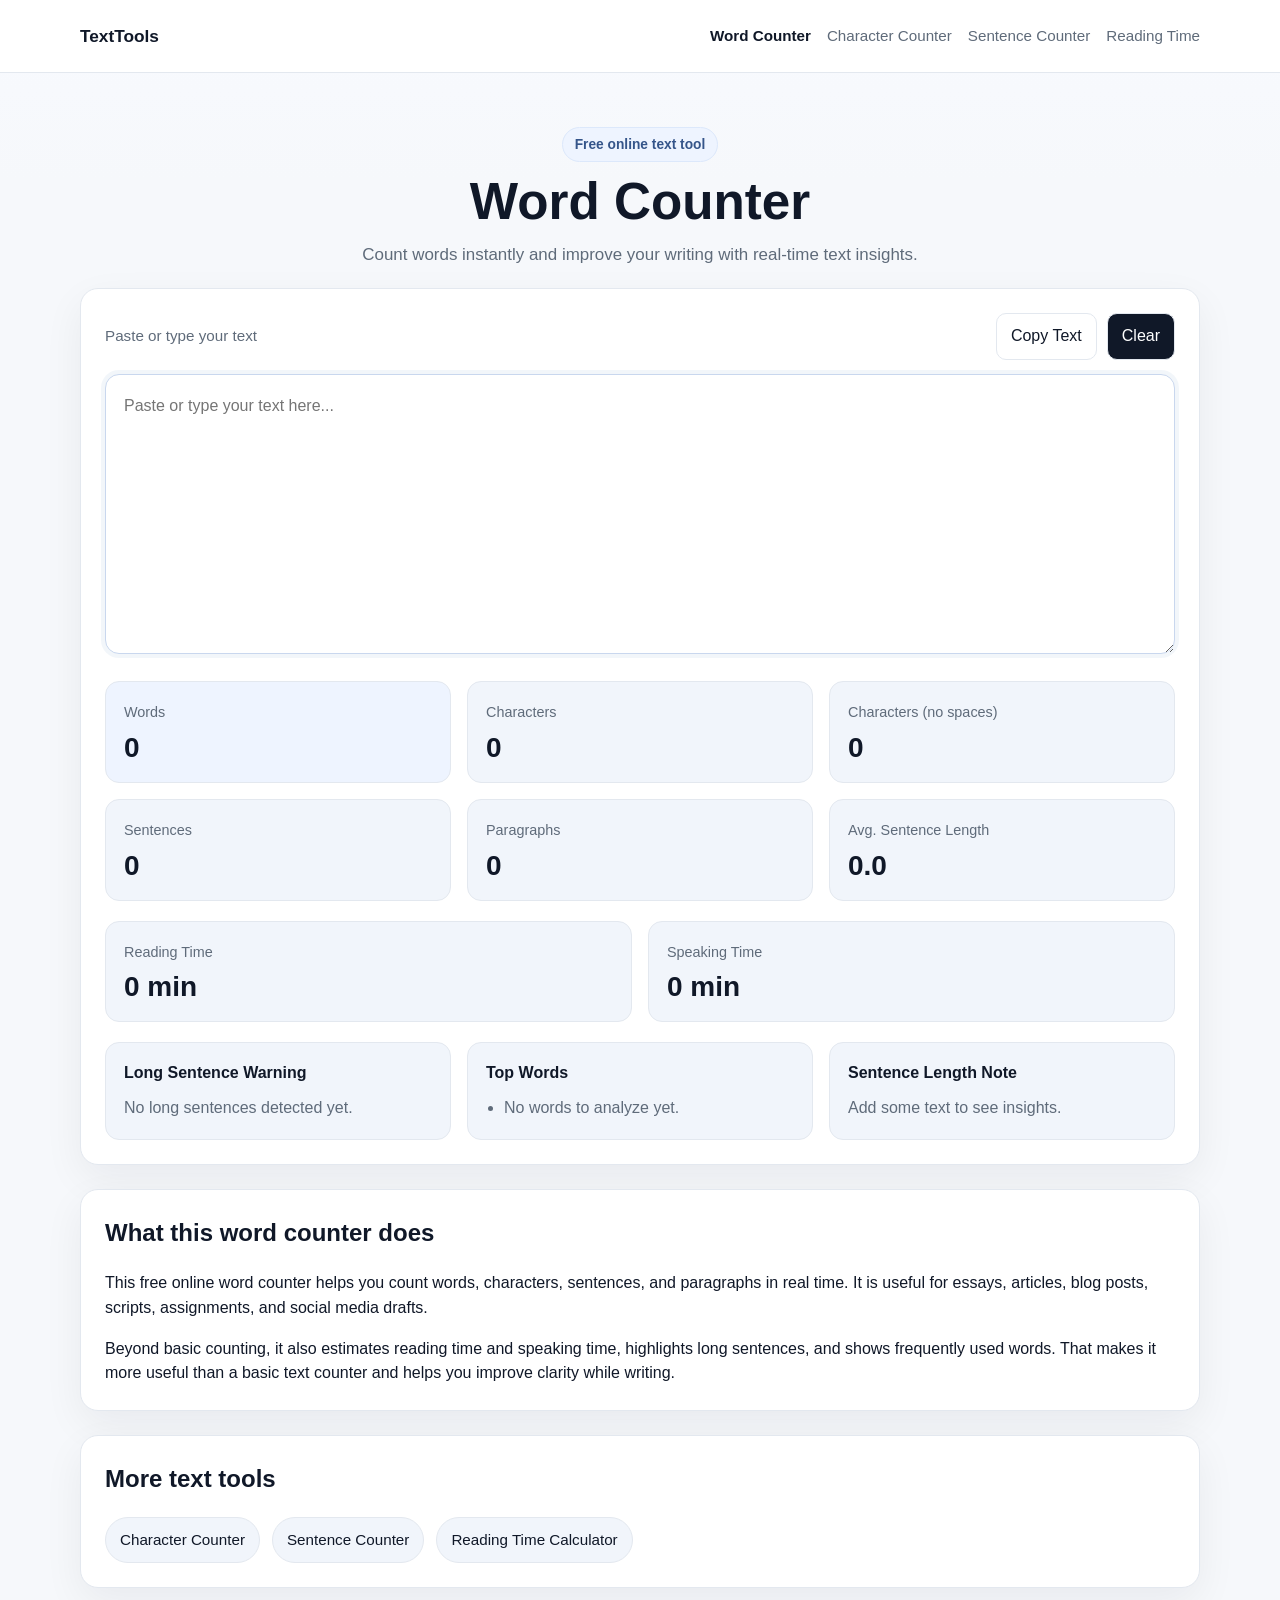
<file: Index.html>
<!DOCTYPE html>
<html lang="en">
<head>
  <meta charset="UTF-8" />
  <meta name="viewport" content="width=device-width, initial-scale=1.0" />
  <title>Free Word Counter Online | Count Words, Characters & Reading Time</title>
  <meta
    name="description"
    content="Free online word counter with character count, sentence count, paragraph count, reading time, speaking time, top words, and writing insights."
  />
  <link rel="stylesheet" href="style.css" />
</head>
<body data-page="word-counter">
  <header class="site-header">
    <div class="container">
      <nav class="nav">
        <a class="logo" href="index.html">TextTools</a>
        <div class="nav-links">
          <a href="index.html" class="active">Word Counter</a>
          <a href="character-counter.html">Character Counter</a>
          <a href="sentence-counter.html">Sentence Counter</a>
          <a href="reading-time.html">Reading Time</a>
        </div>
      </nav>
    </div>
  </header>

  <main class="container">
    <section class="hero">
      <span class="eyebrow">Free online text tool</span>
      <h1>Word Counter</h1>
      <p class="subtitle">
        Count words instantly and improve your writing with real-time text insights.
      </p>
    </section>

    <section class="tool-card">
      <div class="toolbar">
        <div class="toolbar-left">
          <span class="toolbar-label">Paste or type your text</span>
        </div>
        <div class="toolbar-right">
          <button id="copyBtn" class="btn secondary" type="button">Copy Text</button>
          <button id="clearBtn" class="btn" type="button">Clear</button>
        </div>
      </div>

      <label class="sr-only" for="textInput">Text input</label>
      <textarea
        id="textInput"
        placeholder="Paste or type your text here..."
        autofocus
      ></textarea>

      <div class="stats-grid">
        <div class="stat-box featured">
          <span class="stat-label">Words</span>
          <strong id="wordCount">0</strong>
        </div>
        <div class="stat-box">
          <span class="stat-label">Characters</span>
          <strong id="charCount">0</strong>
        </div>
        <div class="stat-box">
          <span class="stat-label">Characters (no spaces)</span>
          <strong id="charNoSpacesCount">0</strong>
        </div>
        <div class="stat-box">
          <span class="stat-label">Sentences</span>
          <strong id="sentenceCount">0</strong>
        </div>
        <div class="stat-box">
          <span class="stat-label">Paragraphs</span>
          <strong id="paragraphCount">0</strong>
        </div>
        <div class="stat-box">
          <span class="stat-label">Avg. Sentence Length</span>
          <strong id="avgSentenceLength">0</strong>
        </div>
      </div>

      <div class="time-grid">
        <div class="time-box">
          <span class="time-label">Reading Time</span>
          <strong id="readingTime">0 min</strong>
        </div>
        <div class="time-box">
          <span class="time-label">Speaking Time</span>
          <strong id="speakingTime">0 min</strong>
        </div>
      </div>

      <section class="insights">
        <div class="insight-box">
          <h2>Long Sentence Warning</h2>
          <p id="longSentenceWarning">No long sentences detected yet.</p>
        </div>

        <div class="insight-box">
          <h2>Top Words</h2>
          <ul id="topWordsList" class="top-words-list">
            <li>No words to analyze yet.</li>
          </ul>
        </div>

        <div class="insight-box">
          <h2>Sentence Length Note</h2>
          <p id="sentenceLengthNote">Add some text to see sentence insights.</p>
        </div>
      </section>
    </section>

    <section class="content-block">
      <h2>What this word counter does</h2>
      <p>
        This free online word counter helps you count words, characters, sentences,
        and paragraphs in real time. It is useful for essays, articles, blog posts,
        scripts, assignments, and social media drafts.
      </p>
      <p>
        Beyond basic counting, it also estimates reading time and speaking time,
        highlights long sentences, and shows frequently used words. That makes it
        more useful than a basic text counter and helps you improve clarity while
        writing.
      </p>
    </section>

    <section class="content-block">
      <h2>More text tools</h2>
      <div class="internal-links">
        <a href="character-counter.html">Character Counter</a>
        <a href="sentence-counter.html">Sentence Counter</a>
        <a href="reading-time.html">Reading Time Calculator</a>
      </div>
    </section>
  </main>

  <script src="script.js"></script>
</body>
</html>
</file>
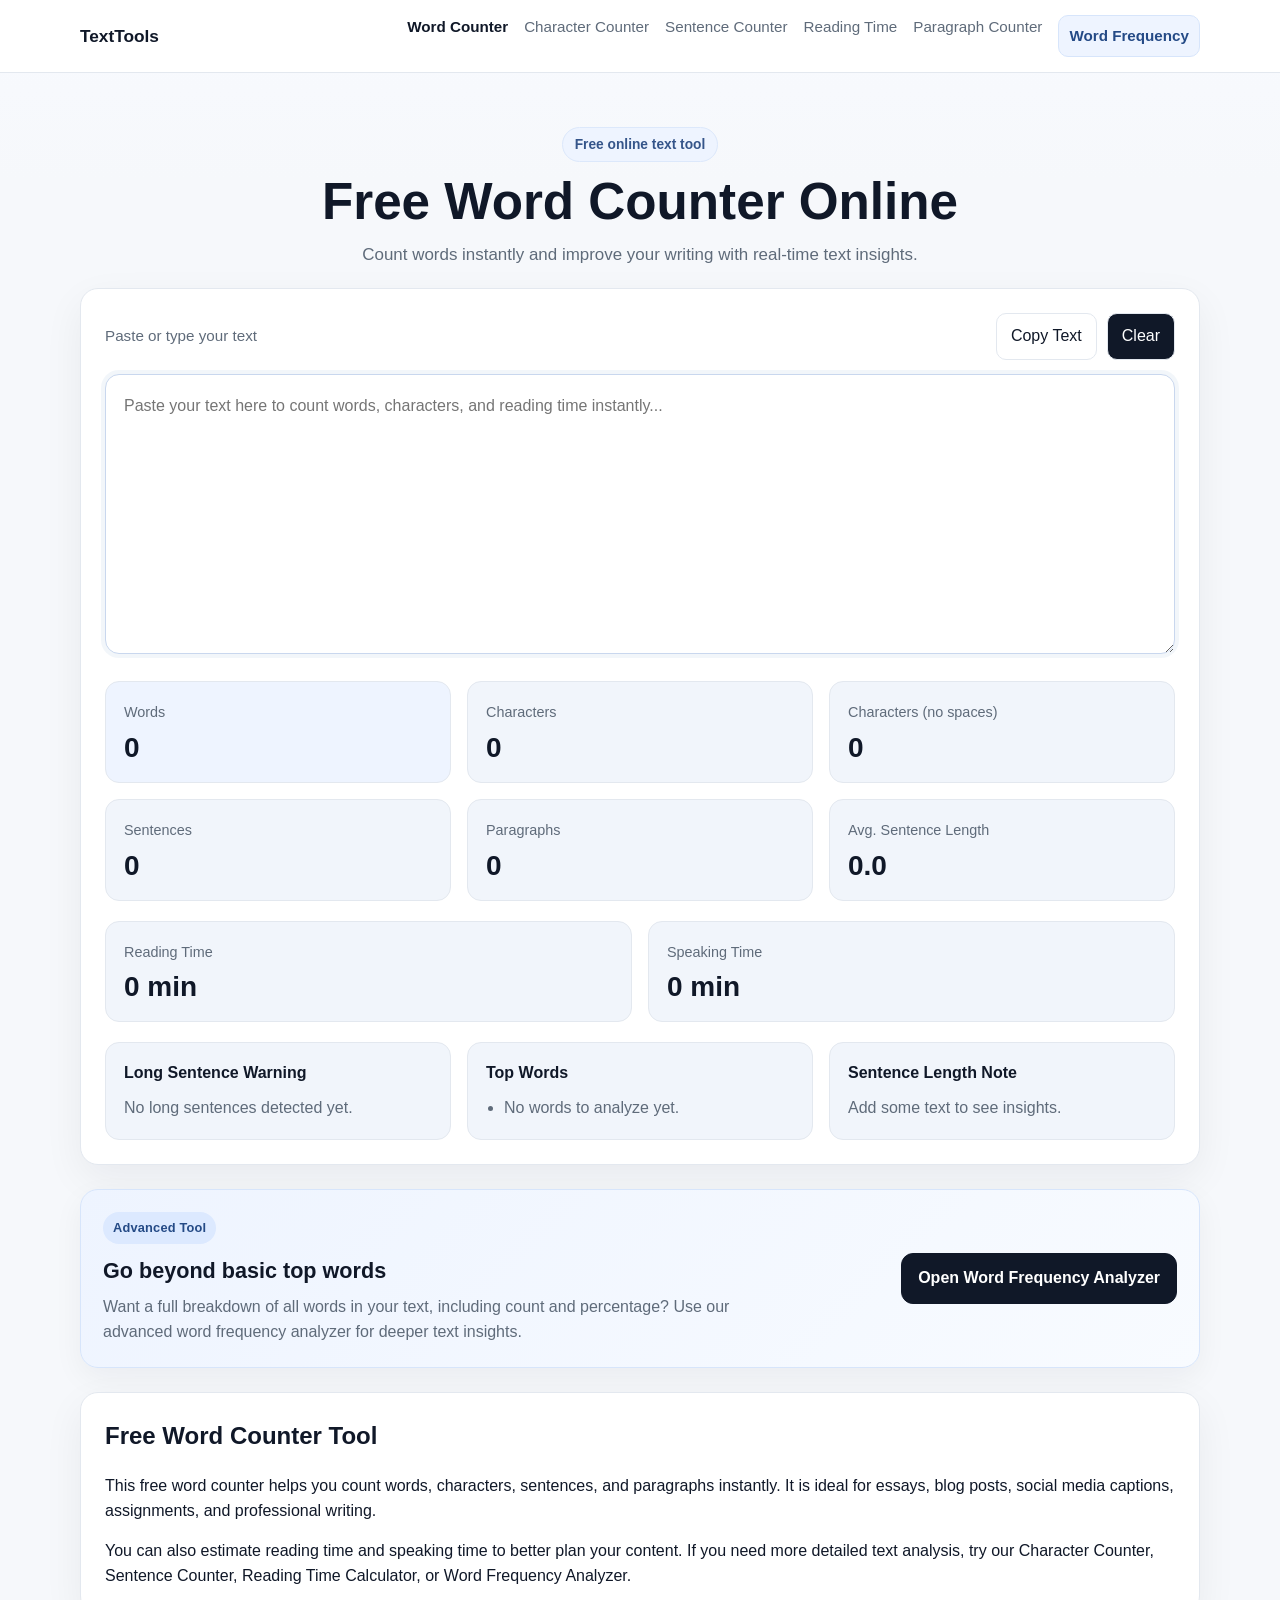
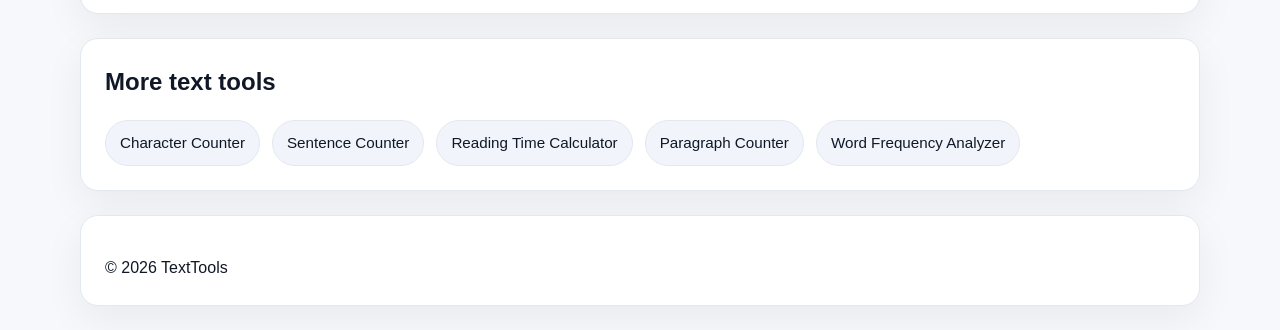
<file: index.html>
<!DOCTYPE html>
<html lang="en">
<head>
  <!-- Google tag (gtag.js) -->
  <script async src="https://www.googletagmanager.com/gtag/js?id=G-Y97GEP8268"></script>
  <script>
    window.dataLayer = window.dataLayer || [];
    function gtag(){dataLayer.push(arguments);}
    gtag('js', new Date());
    gtag('config', 'G-Y97GEP8268');
  </script>

  <meta charset="UTF-8" />
  <meta name="viewport" content="width=device-width, initial-scale=1.0" />
  <title>Free Word Counter Online | Word, Character & Reading Time Counter</title>
  <meta
    name="description"
    content="Free online word counter with character count, sentence count, paragraph count, reading time, speaking time, top words, and writing insights."
  />
  <link rel="stylesheet" href="style.css" />
</head>
<body data-page="word-counter">
  <header class="site-header">
    <div class="container">
      <nav class="nav">
        <a class="logo" href="index.html">TextTools</a>
        <div class="nav-links">
          <a href="index.html" class="active">Word Counter</a>
          <a href="character-counter.html">Character Counter</a>
          <a href="sentence-counter.html">Sentence Counter</a>
          <a href="reading-time.html">Reading Time</a>
          <a href="paragraph-counter.html">Paragraph Counter</a>
          <a href="word-frequency-counter.html" class="nav-featured">Word Frequency</a>
        </div>
      </nav>
    </div>
  </header>

  <main class="container">
    <section class="hero">
      <span class="eyebrow">Free online text tool</span>
      <h1>Free Word Counter Online</h1>
      <p class="subtitle">
        Count words instantly and improve your writing with real-time text insights.
      </p>
    </section>

    <section class="tool-card">
      <div class="toolbar">
        <div class="toolbar-left">
          <span class="toolbar-label">Paste or type your text</span>
        </div>
        <div class="toolbar-right">
          <button id="copyBtn" class="btn secondary" type="button">Copy Text</button>
          <button id="clearBtn" class="btn" type="button">Clear</button>
        </div>
      </div>

      <label class="sr-only" for="textInput">Text input</label>
      <textarea
        id="textInput"
        placeholder="Paste your text here to count words, characters, and reading time instantly..."
        autofocus
      ></textarea>

      <div class="stats-grid">
        <div class="stat-box featured">
          <span class="stat-label">Words</span>
          <strong id="wordCount">0</strong>
        </div>
        <div class="stat-box">
          <span class="stat-label">Characters</span>
          <strong id="charCount">0</strong>
        </div>
        <div class="stat-box">
          <span class="stat-label">Characters (no spaces)</span>
          <strong id="charNoSpacesCount">0</strong>
        </div>
        <div class="stat-box">
          <span class="stat-label">Sentences</span>
          <strong id="sentenceCount">0</strong>
        </div>
        <div class="stat-box">
          <span class="stat-label">Paragraphs</span>
          <strong id="paragraphCount">0</strong>
        </div>
        <div class="stat-box">
          <span class="stat-label">Avg. Sentence Length</span>
          <strong id="avgSentenceLength">0</strong>
        </div>
      </div>

      <div class="time-grid">
        <div class="time-box">
          <span class="time-label">Reading Time</span>
          <strong id="readingTime">0 min</strong>
        </div>
        <div class="time-box">
          <span class="time-label">Speaking Time</span>
          <strong id="speakingTime">0 min</strong>
        </div>
      </div>

      <section class="insights">
        <div class="insight-box">
          <h2>Long Sentence Warning</h2>
          <p id="longSentenceWarning">No long sentences detected yet.</p>
        </div>

        <div class="insight-box">
          <h2>Top Words</h2>
          <ul id="topWordsList" class="top-words-list">
            <li>No words to analyze yet.</li>
          </ul>
        </div>

        <div class="insight-box">
          <h2>Sentence Length Note</h2>
          <p id="sentenceLengthNote">Add some text to see sentence insights.</p>
        </div>
      </section>
    </section>

    <section class="feature-highlight">
      <div class="feature-highlight-text">
        <span class="feature-badge">Advanced Tool</span>
        <h2>Go beyond basic top words</h2>
        <p>
          Want a full breakdown of all words in your text, including count and percentage?
          Use our advanced word frequency analyzer for deeper text insights.
        </p>
      </div>
      <div class="feature-highlight-action">
        <a href="word-frequency-counter.html" class="feature-button">
          Open Word Frequency Analyzer
        </a>
      </div>
    </section>

    <section class="content-block">
      <h2>Free Word Counter Tool</h2>
      <p>
        This free word counter helps you count words, characters, sentences, and paragraphs instantly.
        It is ideal for essays, blog posts, social media captions, assignments, and professional writing.
      </p>
      <p>
        You can also estimate reading time and speaking time to better plan your content.
        If you need more detailed text analysis, try our
        <a href="character-counter.html">Character Counter</a>,
        <a href="sentence-counter.html">Sentence Counter</a>,
        <a href="reading-time.html">Reading Time Calculator</a>, or
        <a href="word-frequency-counter.html">Word Frequency Analyzer</a>.
      </p>
    </section>

    <section class="content-block">
      <h2>More text tools</h2>
      <div class="internal-links">
        <a href="character-counter.html">Character Counter</a>
        <a href="sentence-counter.html">Sentence Counter</a>
        <a href="reading-time.html">Reading Time Calculator</a>
        <a href="paragraph-counter.html">Paragraph Counter</a>
        <a href="word-frequency-counter.html">Word Frequency Analyzer</a>
      </div>
    </section>

    <footer class="content-block">
      <p>© 2026 TextTools</p>
    </footer>
  </main>

  <script src="script.js" defer></script>
</body>
</html>
</file>
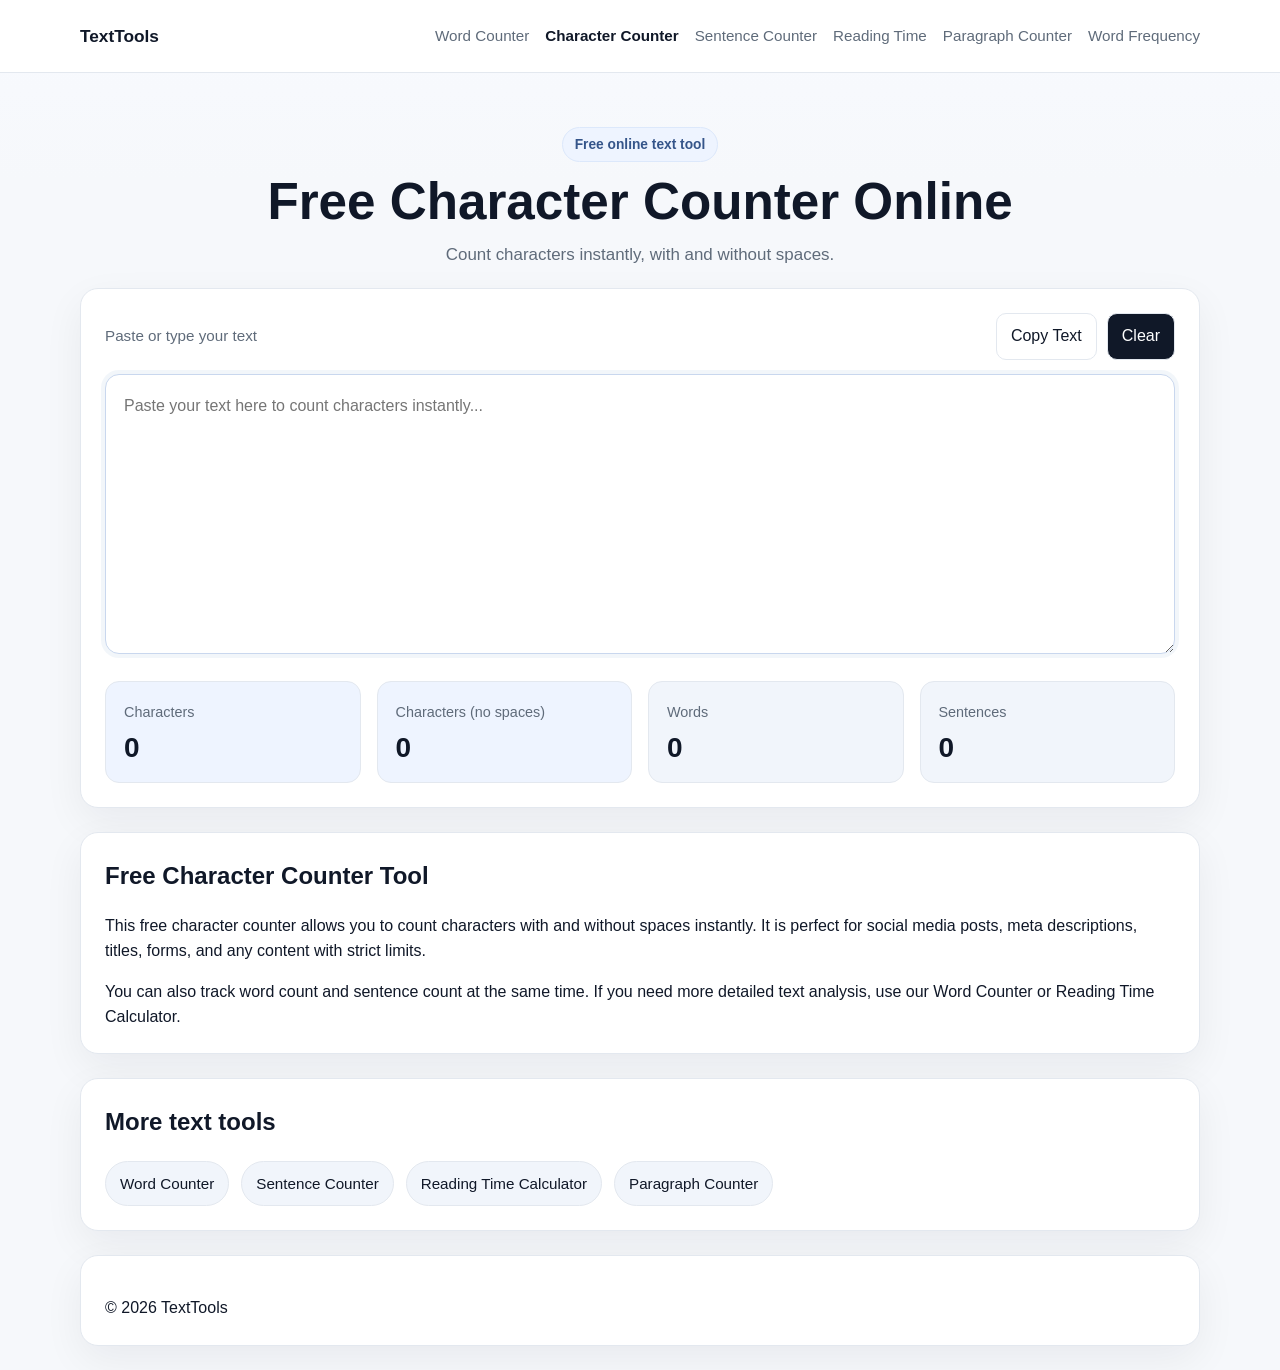
<file: character-counter.html>
<!DOCTYPE html>
<html lang="en">
<head>
  <!-- Google tag (gtag.js) -->
  <script async src="https://www.googletagmanager.com/gtag/js?id=G-Y97GEP8268"></script>
  <script>
    window.dataLayer = window.dataLayer || [];
    function gtag(){dataLayer.push(arguments);}
    gtag('js', new Date());
    gtag('config', 'G-Y97GEP8268');
  </script>

  <meta charset="UTF-8" />
  <meta name="viewport" content="width=device-width, initial-scale=1.0" />
  <title>Free Character Counter Online | Count Characters Instantly</title>
  <meta
    name="description"
    content="Free online character counter with instant character count, character count without spaces, word count, and sentence count."
  />
  <link rel="stylesheet" href="style.css" />
</head>
<body data-page="character-counter">
  <header class="site-header">
    <div class="container">
      <nav class="nav">
        <a class="logo" href="index.html">TextTools</a>
        <div class="nav-links">
          <a href="index.html">Word Counter</a>
          <a href="character-counter.html" class="active">Character Counter</a>
          <a href="sentence-counter.html">Sentence Counter</a>
          <a href="reading-time.html">Reading Time</a>
          <a href="paragraph-counter.html">Paragraph Counter</a>
          <a href="word-frequency-counter.html">Word Frequency</a>
        </div>
      </nav>
    </div>
  </header>

  <main class="container">
    <section class="hero">
      <span class="eyebrow">Free online text tool</span>
      <h1>Free Character Counter Online</h1>
      <p class="subtitle">
        Count characters instantly, with and without spaces.
      </p>
    </section>

    <section class="tool-card">
      <div class="toolbar">
        <div class="toolbar-left">
          <span class="toolbar-label">Paste or type your text</span>
        </div>
        <div class="toolbar-right">
          <button id="copyBtn" class="btn secondary" type="button">Copy Text</button>
          <button id="clearBtn" class="btn" type="button">Clear</button>
        </div>
      </div>

      <label class="sr-only" for="textInput">Text input</label>
      <textarea
        id="textInput"
        placeholder="Paste your text here to count characters instantly..."
        autofocus
      ></textarea>

      <div class="stats-grid single-focus">
        <div class="stat-box featured">
          <span class="stat-label">Characters</span>
          <strong id="charCount">0</strong>
        </div>
        <div class="stat-box featured">
          <span class="stat-label">Characters (no spaces)</span>
          <strong id="charNoSpacesCount">0</strong>
        </div>
        <div class="stat-box">
          <span class="stat-label">Words</span>
          <strong id="wordCount">0</strong>
        </div>
        <div class="stat-box">
          <span class="stat-label">Sentences</span>
          <strong id="sentenceCount">0</strong>
        </div>
      </div>
    </section>

    <section class="content-block">
      <h2>Free Character Counter Tool</h2>
      <p>
        This free character counter allows you to count characters with and without spaces instantly.
        It is perfect for social media posts, meta descriptions, titles, forms, and any content with strict limits.
      </p>
      <p>
        You can also track word count and sentence count at the same time.
        If you need more detailed text analysis, use our
        <a href="index.html">Word Counter</a> or
        <a href="reading-time.html">Reading Time Calculator</a>.
      </p>
    </section>

    <section class="content-block">
      <h2>More text tools</h2>
      <div class="internal-links">
        <a href="index.html">Word Counter</a>
        <a href="sentence-counter.html">Sentence Counter</a>
        <a href="reading-time.html">Reading Time Calculator</a>
        <a href="paragraph-counter.html">Paragraph Counter</a>
      </div>
    </section>

    <footer class="content-block">
      <p>© 2026 TextTools</p>
    </footer>
  </main>

  <script src="script.js" defer></script>
</body>
</html>
</file>
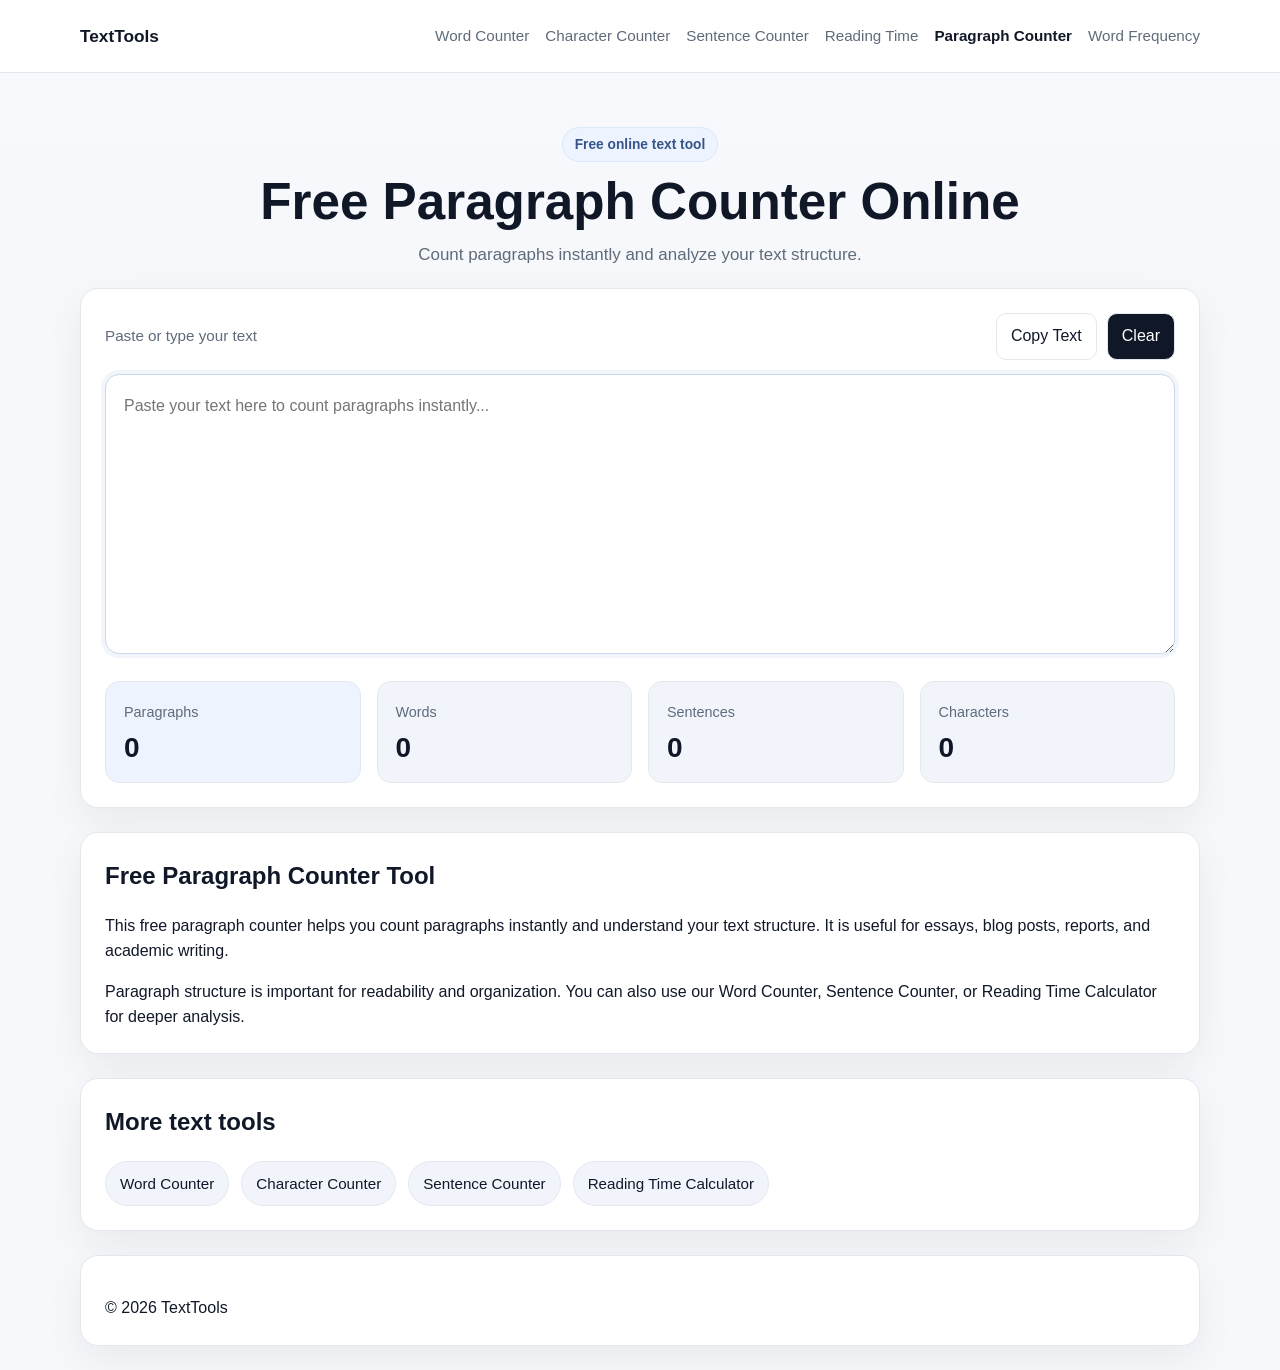
<file: paragraph-counter.html>
<!DOCTYPE html>
<html lang="en">
<head>
  <!-- Google tag (gtag.js) -->
  <script async src="https://www.googletagmanager.com/gtag/js?id=G-Y97GEP8268"></script>
  <script>
    window.dataLayer = window.dataLayer || [];
    function gtag(){dataLayer.push(arguments);}
    gtag('js', new Date());
    gtag('config', 'G-Y97GEP8268');
  </script>

  <meta charset="UTF-8" />
  <meta name="viewport" content="width=device-width, initial-scale=1.0" />
  <title>Free Paragraph Counter Online | Count Paragraphs Instantly</title>
  <meta
    name="description"
    content="Free paragraph counter tool to count paragraphs instantly. Analyze text structure and improve readability."
  />
  <link rel="stylesheet" href="style.css" />
</head>
<body data-page="paragraph-counter">
  <header class="site-header">
    <div class="container">
      <nav class="nav">
        <a class="logo" href="index.html">TextTools</a>
        <div class="nav-links">
          <a href="index.html">Word Counter</a>
          <a href="character-counter.html">Character Counter</a>
          <a href="sentence-counter.html">Sentence Counter</a>
          <a href="reading-time.html">Reading Time</a>
          <a href="paragraph-counter.html" class="active">Paragraph Counter</a>
          <a href="word-frequency-counter.html">Word Frequency</a>
        </div>
      </nav>
    </div>
  </header>

  <main class="container">
    <section class="hero">
      <span class="eyebrow">Free online text tool</span>
      <h1>Free Paragraph Counter Online</h1>
      <p class="subtitle">
        Count paragraphs instantly and analyze your text structure.
      </p>
    </section>

    <section class="tool-card">
      <div class="toolbar">
        <div class="toolbar-left">
          <span class="toolbar-label">Paste or type your text</span>
        </div>
        <div class="toolbar-right">
          <button id="copyBtn" class="btn secondary" type="button">Copy Text</button>
          <button id="clearBtn" class="btn" type="button">Clear</button>
        </div>
      </div>

      <label class="sr-only" for="textInput">Text input</label>
      <textarea
        id="textInput"
        placeholder="Paste your text here to count paragraphs instantly..."
        autofocus
      ></textarea>

      <div class="stats-grid single-focus">
        <div class="stat-box featured">
          <span class="stat-label">Paragraphs</span>
          <strong id="paragraphCount">0</strong>
        </div>
        <div class="stat-box">
          <span class="stat-label">Words</span>
          <strong id="wordCount">0</strong>
        </div>
        <div class="stat-box">
          <span class="stat-label">Sentences</span>
          <strong id="sentenceCount">0</strong>
        </div>
        <div class="stat-box">
          <span class="stat-label">Characters</span>
          <strong id="charCount">0</strong>
        </div>
      </div>
    </section>

    <section class="content-block">
      <h2>Free Paragraph Counter Tool</h2>
      <p>
        This free paragraph counter helps you count paragraphs instantly and understand your text structure.
        It is useful for essays, blog posts, reports, and academic writing.
      </p>
      <p>
        Paragraph structure is important for readability and organization.
        You can also use our
        <a href="index.html">Word Counter</a>,
        <a href="sentence-counter.html">Sentence Counter</a>, or
        <a href="reading-time.html">Reading Time Calculator</a>
        for deeper analysis.
      </p>
    </section>

    <section class="content-block">
      <h2>More text tools</h2>
      <div class="internal-links">
        <a href="index.html">Word Counter</a>
        <a href="character-counter.html">Character Counter</a>
        <a href="sentence-counter.html">Sentence Counter</a>
        <a href="reading-time.html">Reading Time Calculator</a>
      </div>
    </section>

    <footer class="content-block">
      <p>© 2026 TextTools</p>
    </footer>
  </main>

  <script src="script.js" defer></script>
</body>
</html>
</file>
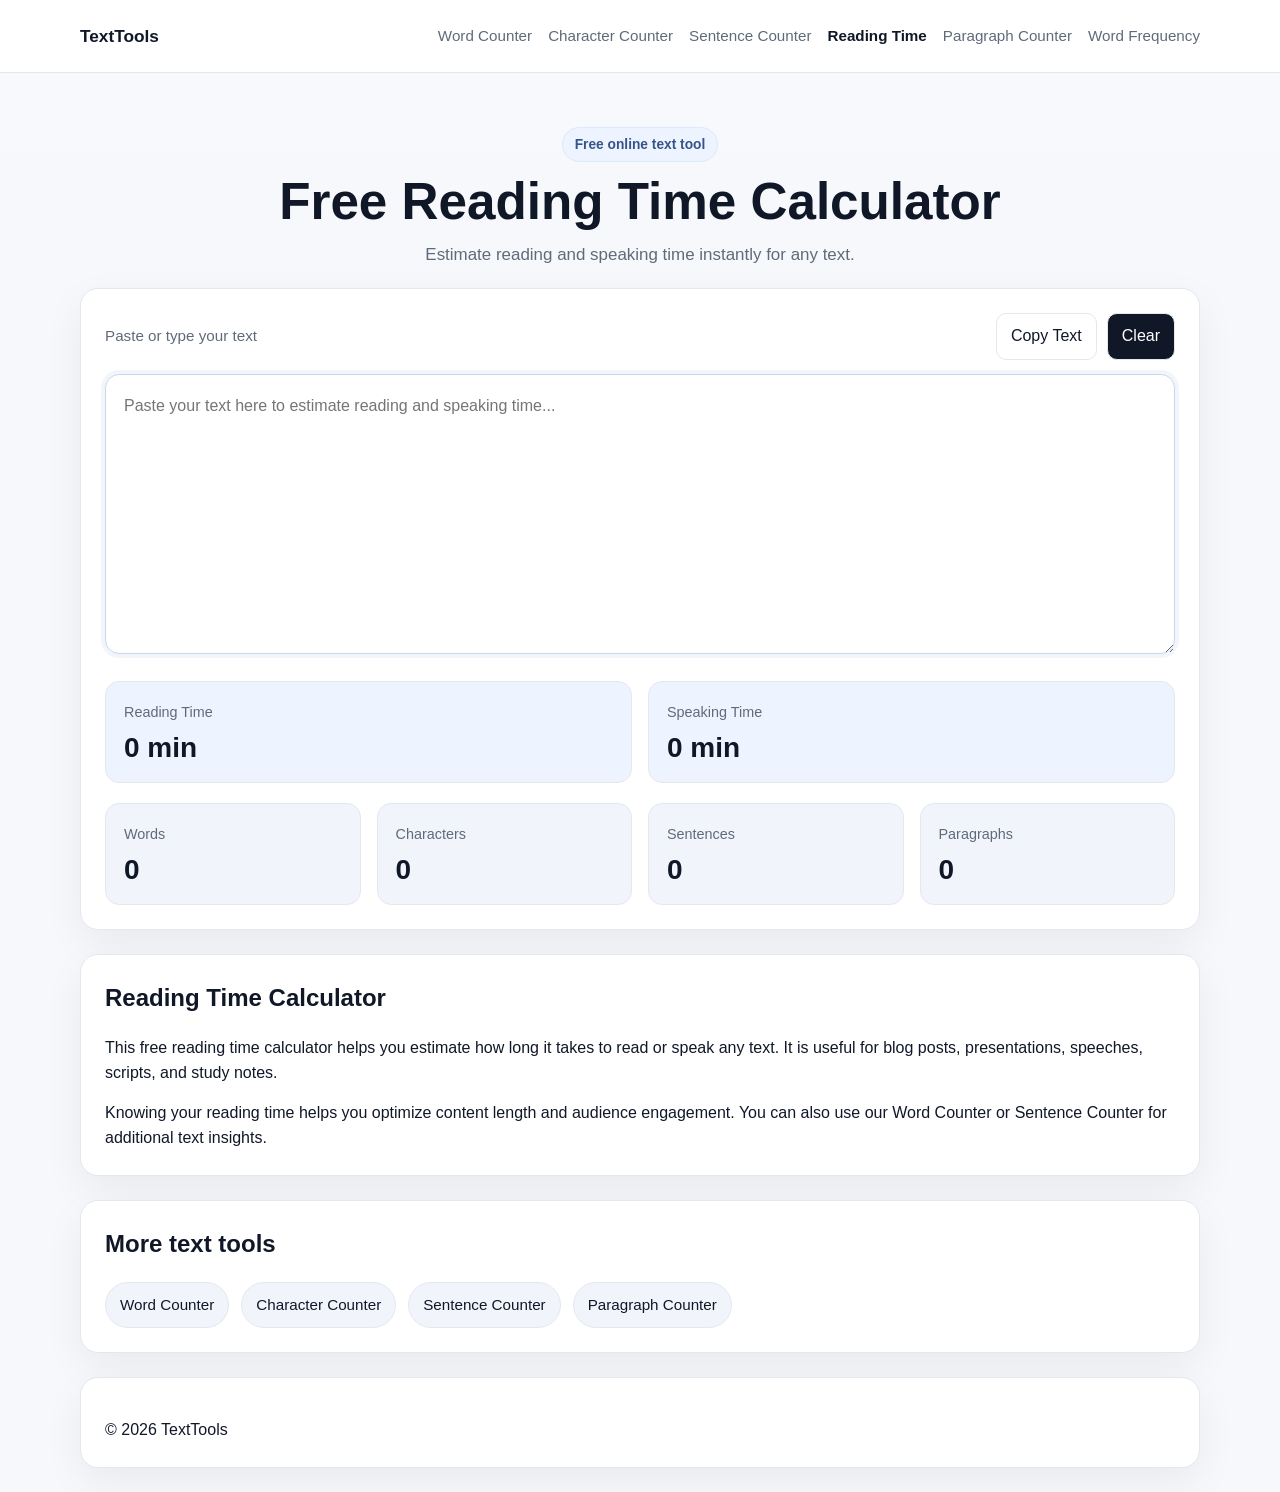
<file: reading-time.html>
<!DOCTYPE html>
<html lang="en">
<head>
  <!-- Google tag (gtag.js) -->
  <script async src="https://www.googletagmanager.com/gtag/js?id=G-Y97GEP8268"></script>
  <script>
    window.dataLayer = window.dataLayer || [];
    function gtag(){dataLayer.push(arguments);}
    gtag('js', new Date());
    gtag('config', 'G-Y97GEP8268');
  </script>

  <meta charset="UTF-8" />
  <meta name="viewport" content="width=device-width, initial-scale=1.0" />
  <title>Free Reading Time Calculator | Estimate Reading & Speaking Time</title>
  <meta
    name="description"
    content="Estimate reading time and speaking time instantly for any text with this fast and free reading time calculator."
  />
  <link rel="stylesheet" href="style.css" />
</head>
<body data-page="reading-time">
  <header class="site-header">
    <div class="container">
      <nav class="nav">
        <a class="logo" href="index.html">TextTools</a>
        <div class="nav-links">
          <a href="index.html">Word Counter</a>
          <a href="character-counter.html">Character Counter</a>
          <a href="sentence-counter.html">Sentence Counter</a>
          <a href="reading-time.html" class="active">Reading Time</a>
          <a href="paragraph-counter.html">Paragraph Counter</a>
          <a href="word-frequency-counter.html">Word Frequency</a>
        </div>
      </nav>
    </div>
  </header>

  <main class="container">
    <section class="hero">
      <span class="eyebrow">Free online text tool</span>
      <h1>Free Reading Time Calculator</h1>
      <p class="subtitle">
        Estimate reading and speaking time instantly for any text.
      </p>
    </section>

    <section class="tool-card">
      <div class="toolbar">
        <div class="toolbar-left">
          <span class="toolbar-label">Paste or type your text</span>
        </div>
        <div class="toolbar-right">
          <button id="copyBtn" class="btn secondary" type="button">Copy Text</button>
          <button id="clearBtn" class="btn" type="button">Clear</button>
        </div>
      </div>

      <label class="sr-only" for="textInput">Text input</label>
      <textarea
        id="textInput"
        placeholder="Paste your text here to estimate reading and speaking time..."
        autofocus
      ></textarea>

      <div class="time-grid reading-focus">
        <div class="time-box featured">
          <span class="time-label">Reading Time</span>
          <strong id="readingTime">0 min</strong>
        </div>
        <div class="time-box featured">
          <span class="time-label">Speaking Time</span>
          <strong id="speakingTime">0 min</strong>
        </div>
      </div>

      <div class="stats-grid single-focus">
        <div class="stat-box">
          <span class="stat-label">Words</span>
          <strong id="wordCount">0</strong>
        </div>
        <div class="stat-box">
          <span class="stat-label">Characters</span>
          <strong id="charCount">0</strong>
        </div>
        <div class="stat-box">
          <span class="stat-label">Sentences</span>
          <strong id="sentenceCount">0</strong>
        </div>
        <div class="stat-box">
          <span class="stat-label">Paragraphs</span>
          <strong id="paragraphCount">0</strong>
        </div>
      </div>
    </section>

    <section class="content-block">
      <h2>Reading Time Calculator</h2>
      <p>
        This free reading time calculator helps you estimate how long it takes to read or speak any text.
        It is useful for blog posts, presentations, speeches, scripts, and study notes.
      </p>
      <p>
        Knowing your reading time helps you optimize content length and audience engagement.
        You can also use our
        <a href="index.html">Word Counter</a> or
        <a href="sentence-counter.html">Sentence Counter</a>
        for additional text insights.
      </p>
    </section>

    <section class="content-block">
      <h2>More text tools</h2>
      <div class="internal-links">
        <a href="index.html">Word Counter</a>
        <a href="character-counter.html">Character Counter</a>
        <a href="sentence-counter.html">Sentence Counter</a>
        <a href="paragraph-counter.html">Paragraph Counter</a>
      </div>
    </section>

    <footer class="content-block">
      <p>© 2026 TextTools</p>
    </footer>
  </main>

  <script src="script.js" defer></script>
</body>
</html>
</file>
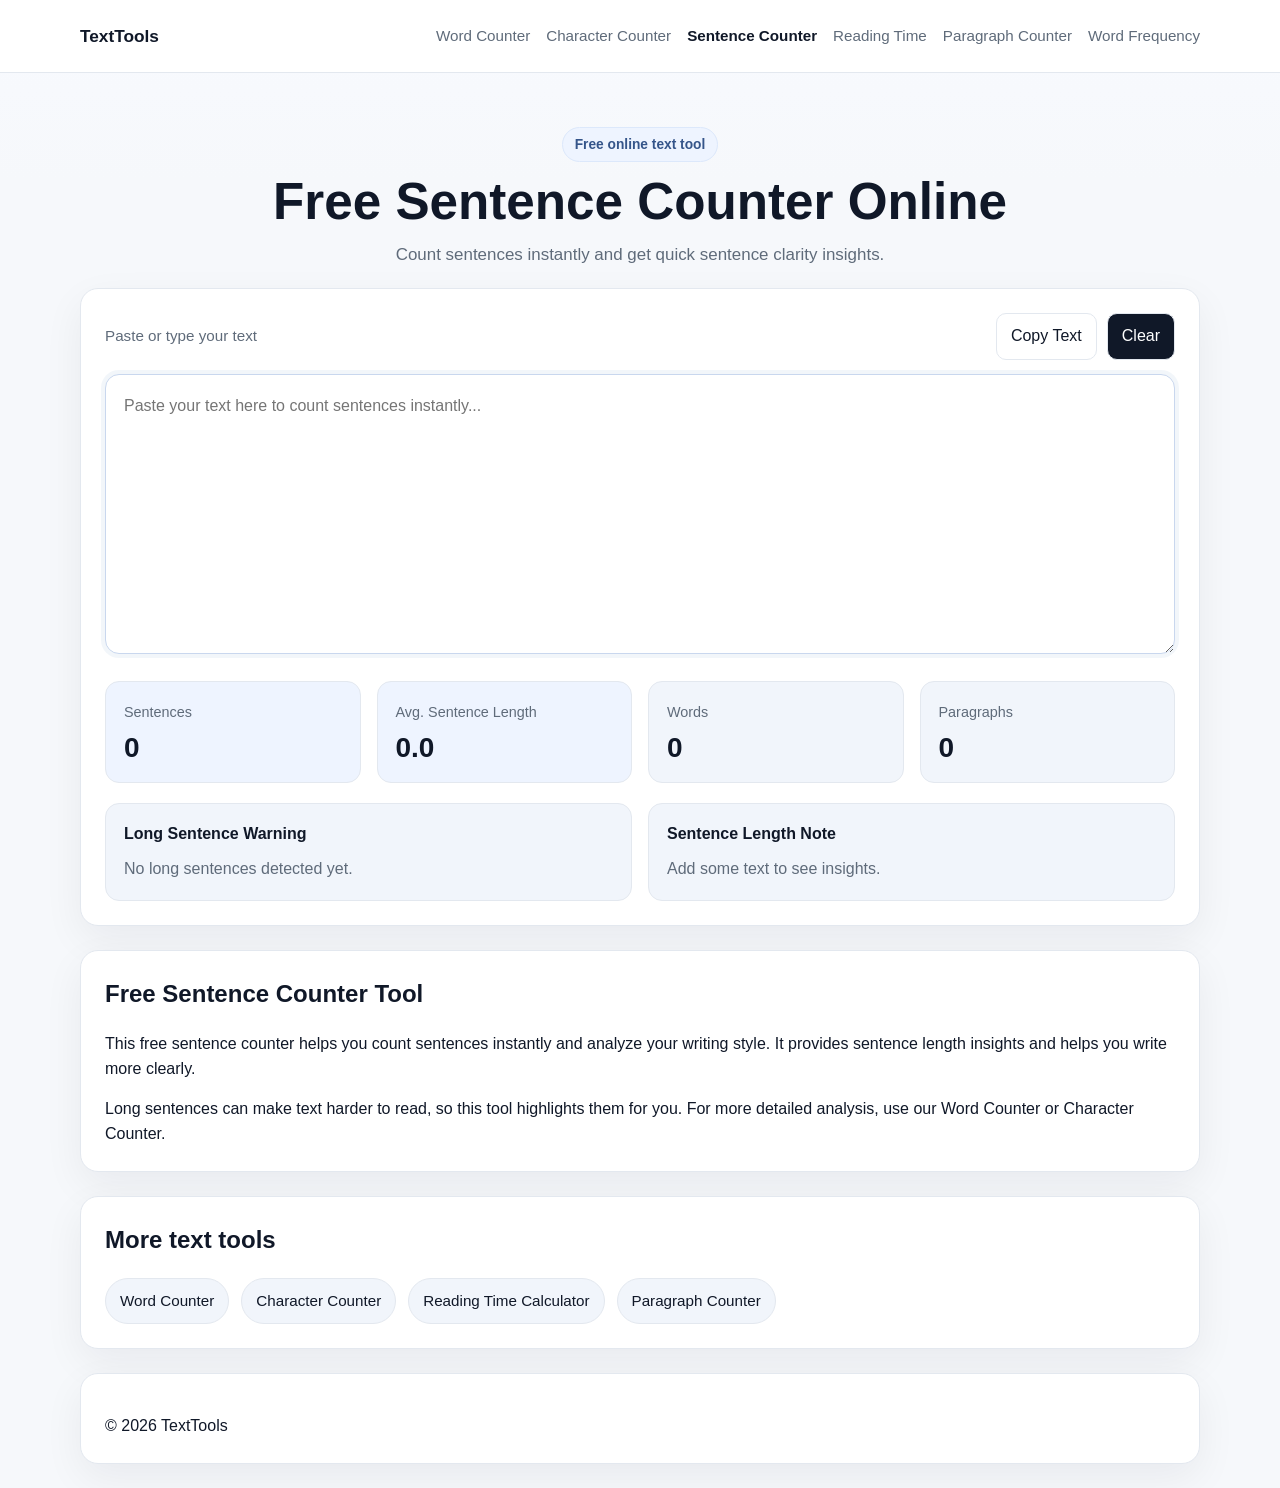
<file: sentence-counter.html>
<!DOCTYPE html>
<html lang="en">
<head>
  <!-- Google tag (gtag.js) -->
  <script async src="https://www.googletagmanager.com/gtag/js?id=G-Y97GEP8268"></script>
  <script>
    window.dataLayer = window.dataLayer || [];
    function gtag(){dataLayer.push(arguments);}
    gtag('js', new Date());
    gtag('config', 'G-Y97GEP8268');
  </script>

  <meta charset="UTF-8" />
  <meta name="viewport" content="width=device-width, initial-scale=1.0" />
  <title>Free Sentence Counter Online | Count Sentences Instantly</title>
  <meta
    name="description"
    content="Free sentence counter with instant sentence count, average sentence length, and long sentence warnings."
  />
  <link rel="stylesheet" href="style.css" />
</head>
<body data-page="sentence-counter">
  <header class="site-header">
    <div class="container">
      <nav class="nav">
        <a class="logo" href="index.html">TextTools</a>
        <div class="nav-links">
          <a href="index.html">Word Counter</a>
          <a href="character-counter.html">Character Counter</a>
          <a href="sentence-counter.html" class="active">Sentence Counter</a>
          <a href="reading-time.html">Reading Time</a>
          <a href="paragraph-counter.html">Paragraph Counter</a>
          <a href="word-frequency-counter.html">Word Frequency</a>
        </div>
      </nav>
    </div>
  </header>

  <main class="container">
    <section class="hero">
      <span class="eyebrow">Free online text tool</span>
      <h1>Free Sentence Counter Online</h1>
      <p class="subtitle">
        Count sentences instantly and get quick sentence clarity insights.
      </p>
    </section>

    <section class="tool-card">
      <div class="toolbar">
        <div class="toolbar-left">
          <span class="toolbar-label">Paste or type your text</span>
        </div>
        <div class="toolbar-right">
          <button id="copyBtn" class="btn secondary" type="button">Copy Text</button>
          <button id="clearBtn" class="btn" type="button">Clear</button>
        </div>
      </div>

      <label class="sr-only" for="textInput">Text input</label>
      <textarea
        id="textInput"
        placeholder="Paste your text here to count sentences instantly..."
        autofocus
      ></textarea>

      <div class="stats-grid single-focus">
        <div class="stat-box featured">
          <span class="stat-label">Sentences</span>
          <strong id="sentenceCount">0</strong>
        </div>
        <div class="stat-box featured">
          <span class="stat-label">Avg. Sentence Length</span>
          <strong id="avgSentenceLength">0</strong>
        </div>
        <div class="stat-box">
          <span class="stat-label">Words</span>
          <strong id="wordCount">0</strong>
        </div>
        <div class="stat-box">
          <span class="stat-label">Paragraphs</span>
          <strong id="paragraphCount">0</strong>
        </div>
      </div>

      <section class="compact-insights">
        <div class="insight-box">
          <h2>Long Sentence Warning</h2>
          <p id="longSentenceWarning">No long sentences detected yet.</p>
        </div>

        <div class="insight-box">
          <h2>Sentence Length Note</h2>
          <p id="sentenceLengthNote">Add some text to see sentence insights.</p>
        </div>
      </section>
    </section>

    <section class="content-block">
      <h2>Free Sentence Counter Tool</h2>
      <p>
        This free sentence counter helps you count sentences instantly and analyze your writing style.
        It provides sentence length insights and helps you write more clearly.
      </p>
      <p>
        Long sentences can make text harder to read, so this tool highlights them for you.
        For more detailed analysis, use our
        <a href="index.html">Word Counter</a> or
        <a href="character-counter.html">Character Counter</a>.
      </p>
    </section>

    <section class="content-block">
      <h2>More text tools</h2>
      <div class="internal-links">
        <a href="index.html">Word Counter</a>
        <a href="character-counter.html">Character Counter</a>
        <a href="reading-time.html">Reading Time Calculator</a>
        <a href="paragraph-counter.html">Paragraph Counter</a>
      </div>
    </section>

    <footer class="content-block">
      <p>© 2026 TextTools</p>
    </footer>
  </main>

  <script src="script.js" defer></script>
</body>
</html>
</file>
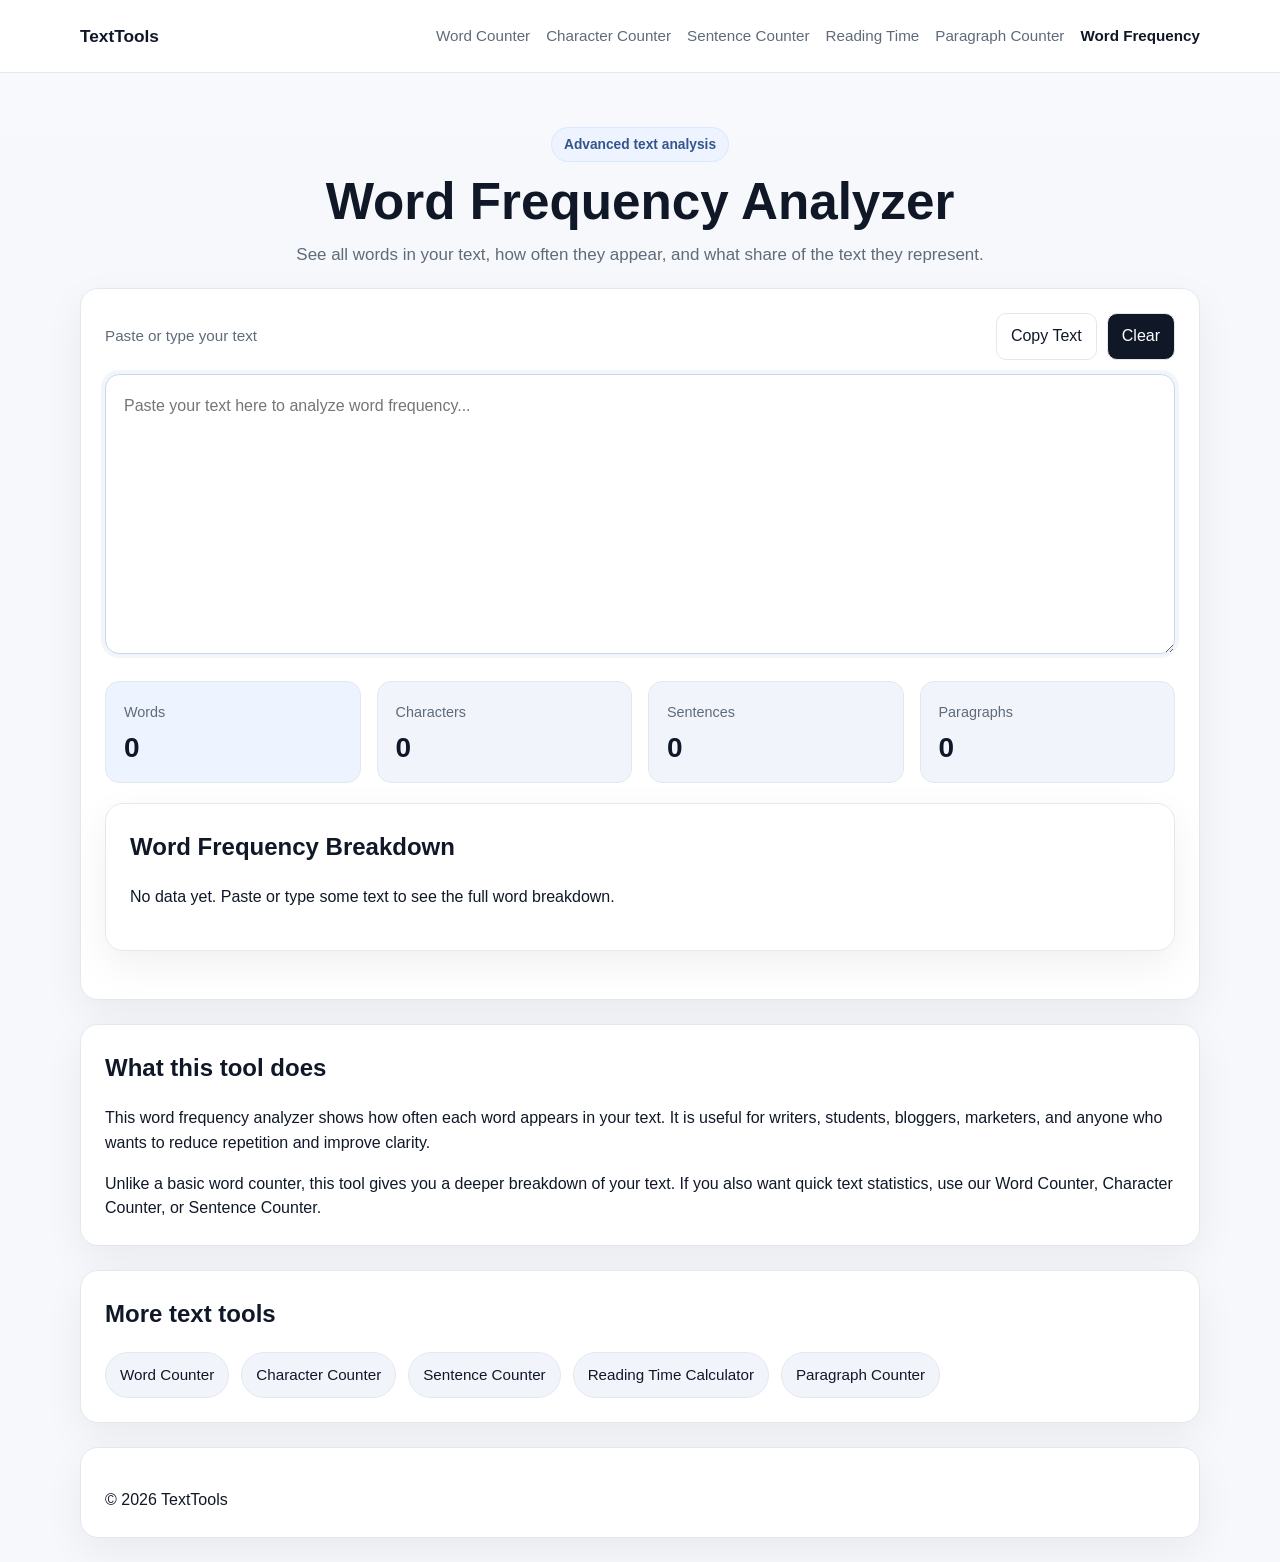
<file: word-frequency-counter.html>
<!DOCTYPE html>
<html lang="en">
<head>
  <!-- Google tag (gtag.js) -->
  <script async src="https://www.googletagmanager.com/gtag/js?id=G-Y97GEP8268"></script>
  <script>
    window.dataLayer = window.dataLayer || [];
    function gtag(){dataLayer.push(arguments);}
    gtag('js', new Date());
    gtag('config', 'G-Y97GEP8268');
  </script>

  <meta charset="UTF-8" />
  <meta name="viewport" content="width=device-width, initial-scale=1.0" />
  <title>Word Frequency Analyzer | Count Word Frequency & Percentage</title>
  <meta
    name="description"
    content="Analyze word frequency instantly. See how often each word appears in your text and what percentage of the total it represents."
  />
  <link rel="stylesheet" href="style.css" />
</head>
<body data-page="word-frequency">
  <header class="site-header">
    <div class="container">
      <nav class="nav">
        <a class="logo" href="index.html">TextTools</a>
        <div class="nav-links">
          <a href="index.html">Word Counter</a>
          <a href="character-counter.html">Character Counter</a>
          <a href="sentence-counter.html">Sentence Counter</a>
          <a href="reading-time.html">Reading Time</a>
          <a href="paragraph-counter.html">Paragraph Counter</a>
          <a href="word-frequency-counter.html" class="active">Word Frequency</a>
        </div>
      </nav>
    </div>
  </header>

  <main class="container">
    <section class="hero">
      <span class="eyebrow">Advanced text analysis</span>
      <h1>Word Frequency Analyzer</h1>
      <p class="subtitle">
        See all words in your text, how often they appear, and what share of the text they represent.
      </p>
    </section>

    <section class="tool-card">
      <div class="toolbar">
        <div class="toolbar-left">
          <span class="toolbar-label">Paste or type your text</span>
        </div>
        <div class="toolbar-right">
          <button id="copyBtn" class="btn secondary" type="button">Copy Text</button>
          <button id="clearBtn" class="btn" type="button">Clear</button>
        </div>
      </div>

      <label class="sr-only" for="textInput">Text input</label>
      <textarea
        id="textInput"
        placeholder="Paste your text here to analyze word frequency..."
        autofocus
      ></textarea>

      <div class="stats-grid single-focus">
        <div class="stat-box featured">
          <span class="stat-label">Words</span>
          <strong id="wordCount">0</strong>
        </div>
        <div class="stat-box">
          <span class="stat-label">Characters</span>
          <strong id="charCount">0</strong>
        </div>
        <div class="stat-box">
          <span class="stat-label">Sentences</span>
          <strong id="sentenceCount">0</strong>
        </div>
        <div class="stat-box">
          <span class="stat-label">Paragraphs</span>
          <strong id="paragraphCount">0</strong>
        </div>
      </div>

      <section class="content-block" style="margin-top: 20px;">
        <h2>Word Frequency Breakdown</h2>
        <p id="frequencyEmptyState">
          No data yet. Paste or type some text to see the full word breakdown.
        </p>

        <div id="frequencyTableWrapper" style="display: none; overflow-x: auto;">
          <table style="width: 100%; border-collapse: collapse;">
            <thead>
              <tr>
                <th align="left" style="padding: 10px; border-bottom: 1px solid #e3e8ef;">Word</th>
                <th align="left" style="padding: 10px; border-bottom: 1px solid #e3e8ef;">Count</th>
                <th align="left" style="padding: 10px; border-bottom: 1px solid #e3e8ef;">Percentage</th>
              </tr>
            </thead>
            <tbody id="frequencyTableBody"></tbody>
          </table>
        </div>
      </section>
    </section>

    <section class="content-block">
      <h2>What this tool does</h2>
      <p>
        This word frequency analyzer shows how often each word appears in your text.
        It is useful for writers, students, bloggers, marketers, and anyone who wants
        to reduce repetition and improve clarity.
      </p>
      <p>
        Unlike a basic word counter, this tool gives you a deeper breakdown of your text.
        If you also want quick text statistics, use our
        <a href="index.html">Word Counter</a>,
        <a href="character-counter.html">Character Counter</a>, or
        <a href="sentence-counter.html">Sentence Counter</a>.
      </p>
    </section>

    <section class="content-block">
      <h2>More text tools</h2>
      <div class="internal-links">
        <a href="index.html">Word Counter</a>
        <a href="character-counter.html">Character Counter</a>
        <a href="sentence-counter.html">Sentence Counter</a>
        <a href="reading-time.html">Reading Time Calculator</a>
        <a href="paragraph-counter.html">Paragraph Counter</a>
      </div>
    </section>

    <footer class="content-block">
      <p>© 2026 TextTools</p>
    </footer>
  </main>

  <script src="script.js" defer></script>
  <script>
    const frequencyEmptyState = document.getElementById("frequencyEmptyState");
    const frequencyTableWrapper = document.getElementById("frequencyTableWrapper");
    const frequencyTableBody = document.getElementById("frequencyTableBody");

    function cleanFrequencyWord(word) {
      return word.toLowerCase().replace(/[^a-z0-9']/gi, "");
    }

    function updateFrequencyTable() {
      if (!textInput || !frequencyTableBody) return;

      const text = textInput.value.trim();
      const words = text ? text.split(/\s+/) : [];
      const cleanedWords = words
        .map(cleanFrequencyWord)
        .filter(Boolean);

      const totalWords = cleanedWords.length;

      if (!text || totalWords === 0) {
        frequencyEmptyState.style.display = "block";
        frequencyTableWrapper.style.display = "none";
        frequencyTableBody.innerHTML = "";
        return;
      }

      const counts = {};
      cleanedWords.forEach(word => {
        counts[word] = (counts[word] || 0) + 1;
      });

      const sortedWords = Object.entries(counts).sort((a, b) => {
        if (b[1] !== a[1]) return b[1] - a[1];
        return a[0].localeCompare(b[0]);
      });

      frequencyTableBody.innerHTML = "";

      sortedWords.forEach(([word, count]) => {
        const percentage = ((count / totalWords) * 100).toFixed(1);

        const row = document.createElement("tr");
        row.innerHTML = `
          <td style="padding: 10px; border-bottom: 1px solid #eef2f7;">${word}</td>
          <td style="padding: 10px; border-bottom: 1px solid #eef2f7;">${count}</td>
          <td style="padding: 10px; border-bottom: 1px solid #eef2f7;">${percentage}%</td>
        `;
        frequencyTableBody.appendChild(row);
      });

      frequencyEmptyState.style.display = "none";
      frequencyTableWrapper.style.display = "block";
    }

    if (textInput) {
      textInput.addEventListener("input", updateFrequencyTable);
      updateFrequencyTable();
    }

    if (clearBtn && textInput) {
      clearBtn.addEventListener("click", () => {
        setTimeout(updateFrequencyTable, 0);
      });
    }
  </script>
</body>
</html>
</file>
<file: style.css>
:root {
  --bg: #f6f8fb;
  --surface: #ffffff;
  --surface-soft: #f1f5fb;
  --surface-accent: #eef4ff;
  --text: #101828;
  --muted: #5f6b7a;
  --border: #e3e8ef;
  --shadow: 0 14px 40px rgba(16, 24, 40, 0.06);
  --radius: 18px;
  --radius-sm: 14px;
  --max-width: 1120px;
}

* {
  box-sizing: border-box;
}

html {
  font-size: 16px;
}

body {
  margin: 0;
  font-family: Arial, Helvetica, sans-serif;
  background: linear-gradient(to bottom, #f8faff 0%, #f6f8fb 180px, #f6f8fb 100%);
  color: var(--text);
  line-height: 1.55;
}

a {
  color: inherit;
  text-decoration: none;
}

.container {
  width: min(var(--max-width), calc(100% - 32px));
  margin: 0 auto;
}

/* HEADER */
.site-header {
  position: sticky;
  top: 0;
  z-index: 10;
  background: rgba(255, 255, 255, 0.92);
  backdrop-filter: blur(10px);
  border-bottom: 1px solid var(--border);
}

.nav {
  min-height: 72px;
  display: flex;
  align-items: center;
  justify-content: space-between;
  gap: 16px;
  flex-wrap: wrap;
}

.logo {
  font-size: 1.08rem;
  font-weight: 700;
}

.nav-links {
  display: flex;
  flex-wrap: wrap;
  gap: 16px;
}

.nav-links a {
  color: var(--muted);
  font-size: 0.95rem;
}

.nav-links a.active,
.nav-links a:hover {
  color: var(--text);
  font-weight: 600;
}

.nav-links a.nav-featured {
  background: #eef4ff;
  border: 1px solid #d7e5fb;
  border-radius: 10px;
  padding: 8px 10px;
  color: #244a86;
  font-weight: 600;
}

/* HERO */
.hero {
  text-align: center;
  padding: 54px 0 20px;
}

.eyebrow {
  display: inline-block;
  margin-bottom: 12px;
  padding: 6px 12px;
  border-radius: 999px;
  background: var(--surface-accent);
  border: 1px solid #dce8fb;
  color: #35558a;
  font-size: 0.86rem;
  font-weight: 600;
}

.hero h1 {
  margin: 0 0 12px;
  font-size: clamp(2rem, 4vw, 3.2rem);
  line-height: 1.08;
}

.subtitle {
  margin: 0 auto;
  max-width: 700px;
  color: var(--muted);
  font-size: 1.06rem;
}

/* CARDS */
.tool-card,
.content-block {
  background: var(--surface);
  border: 1px solid var(--border);
  border-radius: var(--radius);
  box-shadow: var(--shadow);
}

.tool-card {
  padding: 24px;
  margin-bottom: 24px;
}

.content-block {
  padding: 24px;
  margin-bottom: 24px;
}

/* TOOLBAR */
.toolbar {
  display: flex;
  justify-content: space-between;
  align-items: center;
  gap: 14px;
  margin-bottom: 14px;
  flex-wrap: wrap;
}

.toolbar-label {
  color: var(--muted);
  font-size: 0.95rem;
}

.toolbar-right {
  display: flex;
  gap: 10px;
  flex-wrap: wrap;
}

/* BUTTONS */
.btn {
  appearance: none;
  border: 1px solid var(--border);
  background: var(--text);
  color: white;
  font: inherit;
  padding: 10px 14px;
  border-radius: 10px;
  cursor: pointer;
  transition: 0.15s ease;
}

.btn:hover {
  opacity: 0.95;
}

.btn.secondary {
  background: white;
  color: var(--text);
}

/* TEXTAREA */
textarea {
  width: 100%;
  min-height: 280px;
  resize: vertical;
  padding: 18px;
  border-radius: var(--radius-sm);
  border: 1px solid var(--border);
  background: #fff;
  font: inherit;
  color: var(--text);
  line-height: 1.6;
  outline: none;
}

textarea:focus {
  border-color: #c9d7ee;
  box-shadow: 0 0 0 4px rgba(96, 135, 193, 0.08);
}

/* GRIDS */
.stats-grid,
.time-grid,
.insights,
.compact-insights,
.internal-links {
  margin-top: 20px;
}

.stats-grid {
  display: grid;
  grid-template-columns: repeat(3, minmax(0, 1fr));
  gap: 16px;
}

.single-focus {
  grid-template-columns: repeat(4, minmax(0, 1fr));
}

.time-grid {
  display: grid;
  grid-template-columns: repeat(2, minmax(0, 1fr));
  gap: 16px;
}

.stat-box,
.time-box,
.insight-box {
  background: var(--surface-soft);
  border: 1px solid var(--border);
  border-radius: var(--radius-sm);
  padding: 18px;
}

.stat-box.featured,
.time-box.featured {
  background: var(--surface-accent);
}

.stat-label,
.time-label {
  color: var(--muted);
  font-size: 0.9rem;
}

.stat-box strong,
.time-box strong {
  display: block;
  margin-top: 8px;
  font-size: 1.75rem;
  line-height: 1.1;
}

.insights {
  display: grid;
  grid-template-columns: repeat(3, minmax(0, 1fr));
  gap: 16px;
}

.compact-insights {
  display: grid;
  grid-template-columns: repeat(2, minmax(0, 1fr));
  gap: 16px;
}

.insight-box h2 {
  margin: 0 0 10px;
  font-size: 1rem;
}

.insight-box p {
  margin: 0;
  color: var(--muted);
}

.top-words-list {
  margin: 0;
  padding-left: 18px;
  color: var(--muted);
}

.top-words-list li + li {
  margin-top: 6px;
}

.content-block h2 {
  margin-top: 0;
}

.content-block p:last-child {
  margin-bottom: 0;
}

.internal-links {
  display: flex;
  flex-wrap: wrap;
  gap: 12px;
}

.internal-links a {
  background: var(--surface-soft);
  border: 1px solid var(--border);
  padding: 10px 14px;
  border-radius: 999px;
  font-size: 0.95rem;
}

.internal-links a:hover {
  background: #e9f0fa;
}

/* FEATURE HIGHLIGHT */
.feature-highlight {
  display: flex;
  justify-content: space-between;
  align-items: center;
  gap: 20px;
  margin: 24px 0;
  padding: 22px;
  background: linear-gradient(135deg, #eef4ff 0%, #f8fbff 100%);
  border: 1px solid #d7e5fb;
  border-radius: 18px;
  box-shadow: 0 10px 30px rgba(16, 24, 40, 0.05);
}

.feature-highlight-text h2 {
  margin: 10px 0 8px;
  font-size: 1.35rem;
}

.feature-highlight-text p {
  margin: 0;
  color: var(--muted);
  max-width: 700px;
}

.feature-badge {
  display: inline-block;
  padding: 6px 10px;
  border-radius: 999px;
  background: #dce9ff;
  color: #244a86;
  font-size: 0.8rem;
  font-weight: 700;
  letter-spacing: 0.2px;
}

.feature-highlight-action {
  flex-shrink: 0;
}

.feature-button {
  display: inline-block;
  background: var(--text);
  color: white;
  padding: 12px 16px;
  border-radius: 12px;
  font-weight: 600;
  border: 1px solid var(--text);
  text-align: center;
}

.feature-button:hover {
  opacity: 0.95;
}

/* TABLES */
table {
  width: 100%;
  border-collapse: collapse;
}

th,
td {
  padding: 10px;
}

.sr-only {
  position: absolute;
  width: 1px;
  height: 1px;
  overflow: hidden;
  clip: rect(0, 0, 0, 0);
  white-space: nowrap;
}

/* TABLET */
@media (max-width: 900px) {
  .stats-grid,
  .single-focus,
  .insights,
  .compact-insights {
    grid-template-columns: repeat(2, minmax(0, 1fr));
  }

  .feature-highlight {
    flex-direction: column;
    align-items: flex-start;
  }

  .feature-highlight-action {
    width: 100%;
  }

  .feature-button {
    width: 100%;
  }
}

/* MOBILE */
@media (max-width: 640px) {
  .container {
    width: min(var(--max-width), calc(100% - 16px));
  }

  /* sticky header ausschalten auf mobile */
  .site-header {
    position: static;
    backdrop-filter: none;
    background: #ffffff;
  }

  .nav {
    min-height: auto;
    padding: 14px 0 10px;
    flex-direction: column;
    align-items: flex-start;
    gap: 12px;
  }

  .logo {
    font-size: 1rem;
  }

  .nav-links {
    width: 100%;
    display: grid;
    grid-template-columns: 1fr 1fr;
    gap: 8px;
  }

  .nav-links a {
    display: block;
    background: #f3f6fb;
    border: 1px solid var(--border);
    border-radius: 10px;
    padding: 10px 12px;
    font-size: 0.9rem;
    text-align: center;
  }

  .nav-links a.nav-featured {
    padding: 10px 12px;
  }

  .hero {
    padding: 24px 0 14px;
  }

  .eyebrow {
    font-size: 0.78rem;
    padding: 5px 10px;
    margin-bottom: 10px;
  }

  .hero h1 {
    font-size: 1.8rem;
    margin-bottom: 8px;
  }

  .subtitle {
    font-size: 0.98rem;
    max-width: 100%;
  }

  .tool-card,
  .content-block {
    padding: 14px;
    border-radius: 16px;
  }

  .feature-highlight {
    padding: 16px;
    border-radius: 16px;
  }

  .feature-highlight-text h2 {
    font-size: 1.15rem;
  }

  .toolbar {
    align-items: stretch;
    gap: 10px;
    margin-bottom: 12px;
  }

  .toolbar-left,
  .toolbar-right {
    width: 100%;
  }

  .toolbar-label {
    display: block;
    font-size: 0.9rem;
  }

  .toolbar-right {
    display: grid;
    grid-template-columns: 1fr 1fr;
    gap: 8px;
  }

  .btn {
    width: 100%;
    padding: 11px 12px;
    font-size: 0.95rem;
  }

  textarea {
    min-height: 180px;
    padding: 14px;
    font-size: 16px;
    border-radius: 12px;
  }

  .stats-grid,
  .single-focus,
  .time-grid,
  .insights,
  .compact-insights {
    grid-template-columns: 1fr;
    gap: 10px;
  }

  .stat-box,
  .time-box,
  .insight-box {
    padding: 14px;
  }

  .stat-box strong,
  .time-box strong {
    font-size: 1.45rem;
  }

  .internal-links {
    display: grid;
    grid-template-columns: 1fr;
    gap: 8px;
  }

  .internal-links a {
    text-align: center;
    border-radius: 10px;
    padding: 11px 12px;
  }

  footer.content-block {
    text-align: center;
  }
}
</file>
